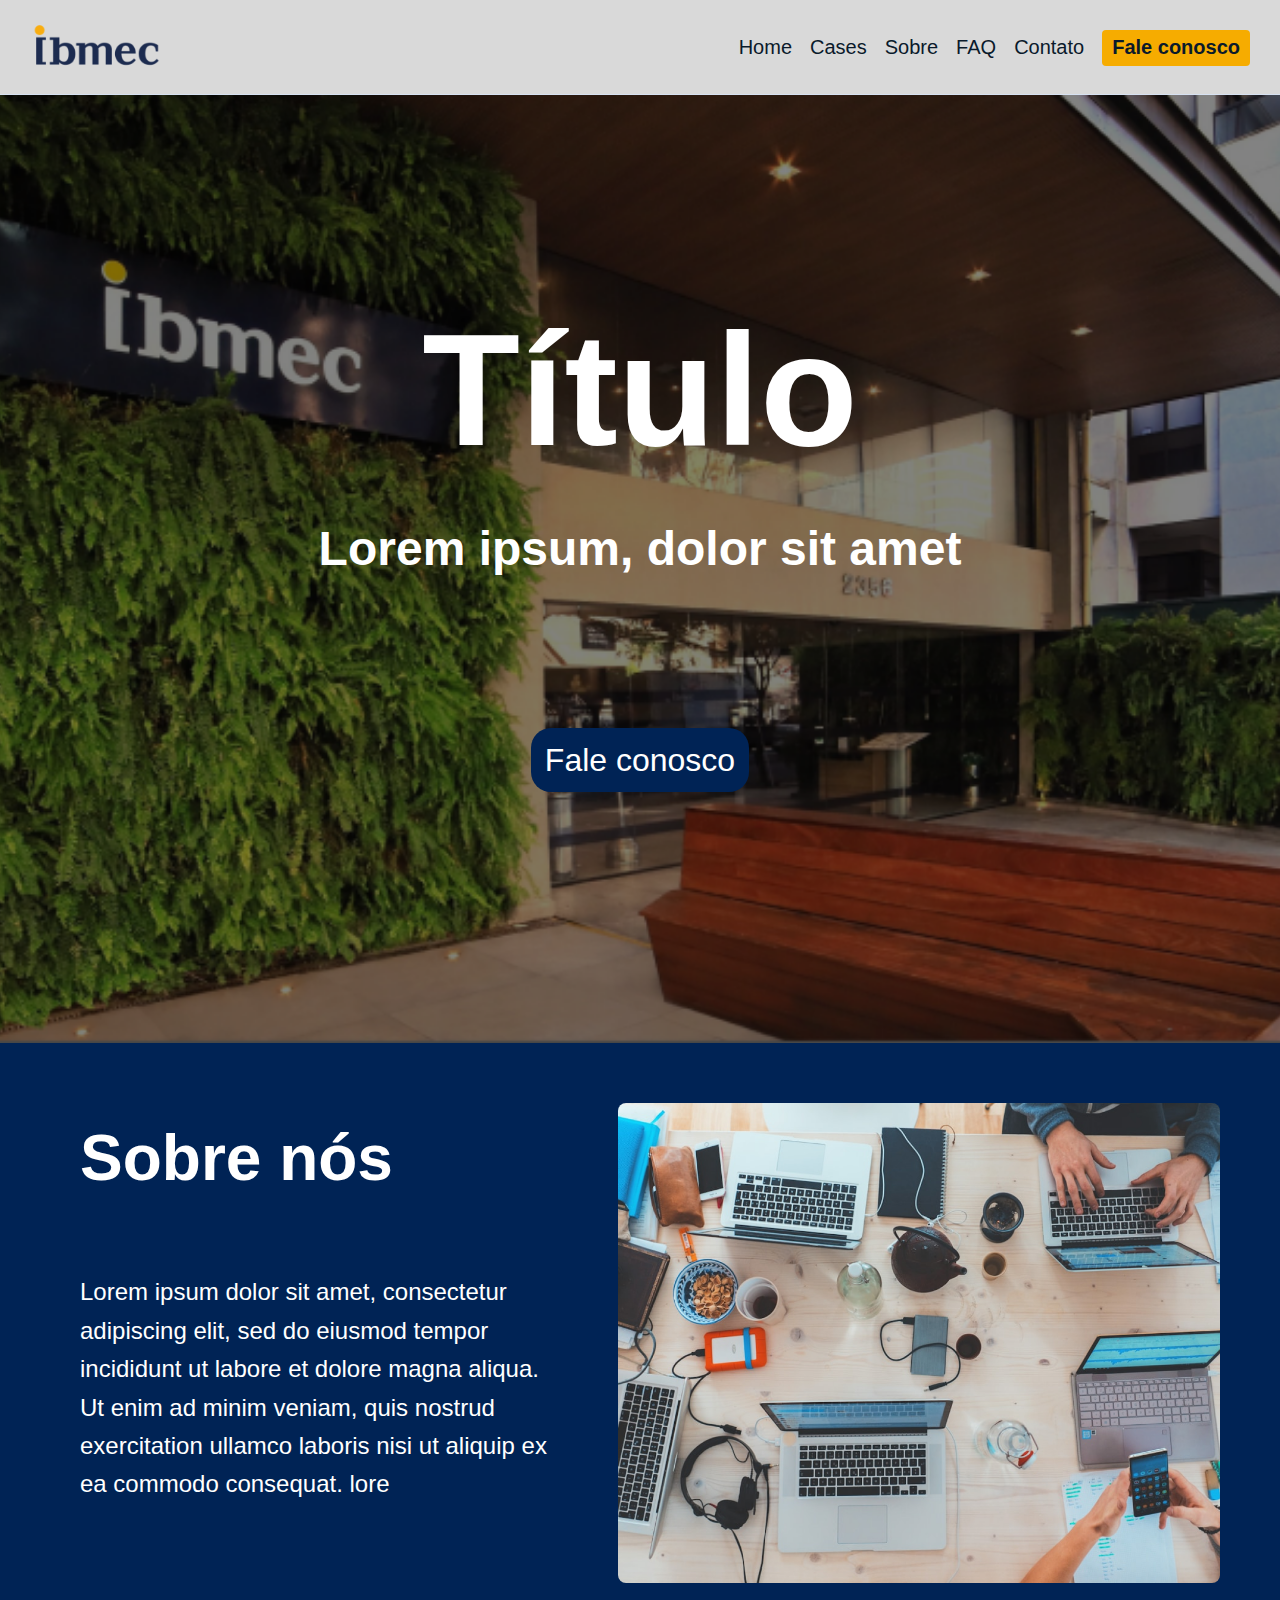
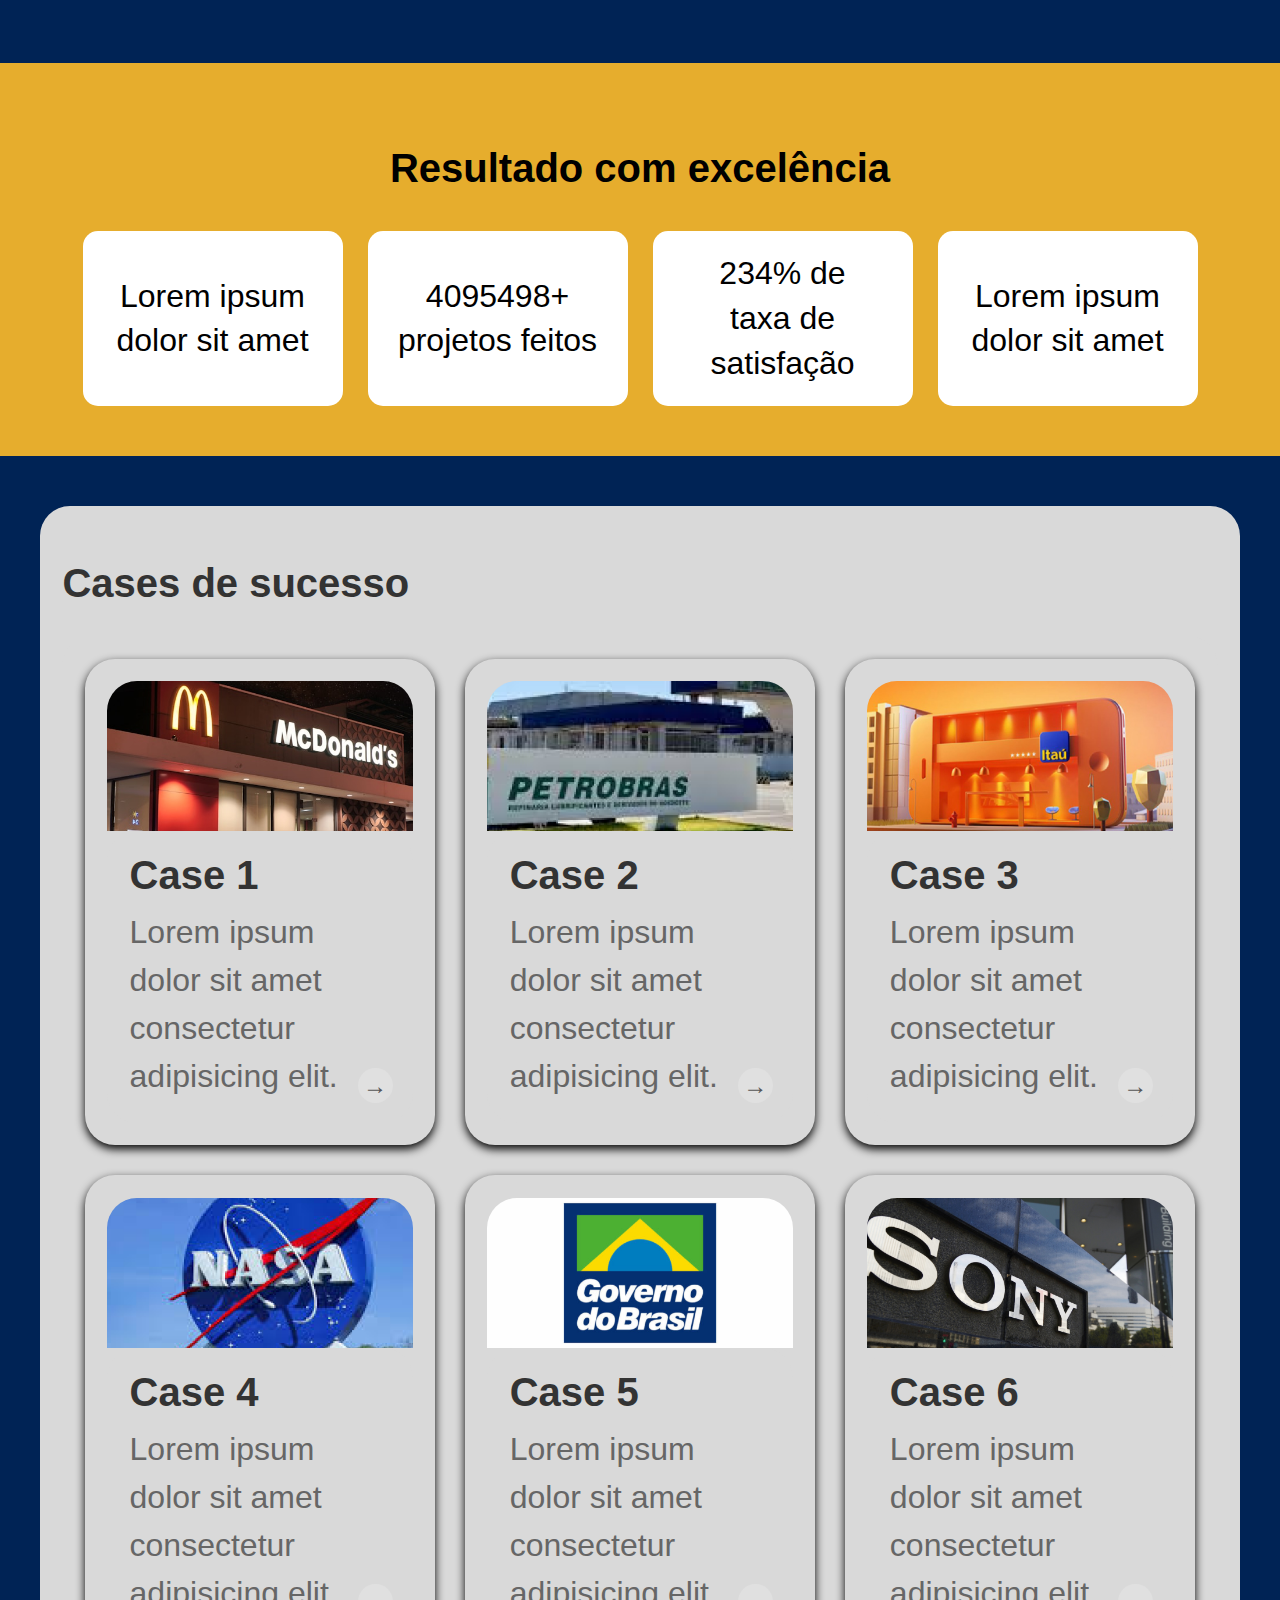
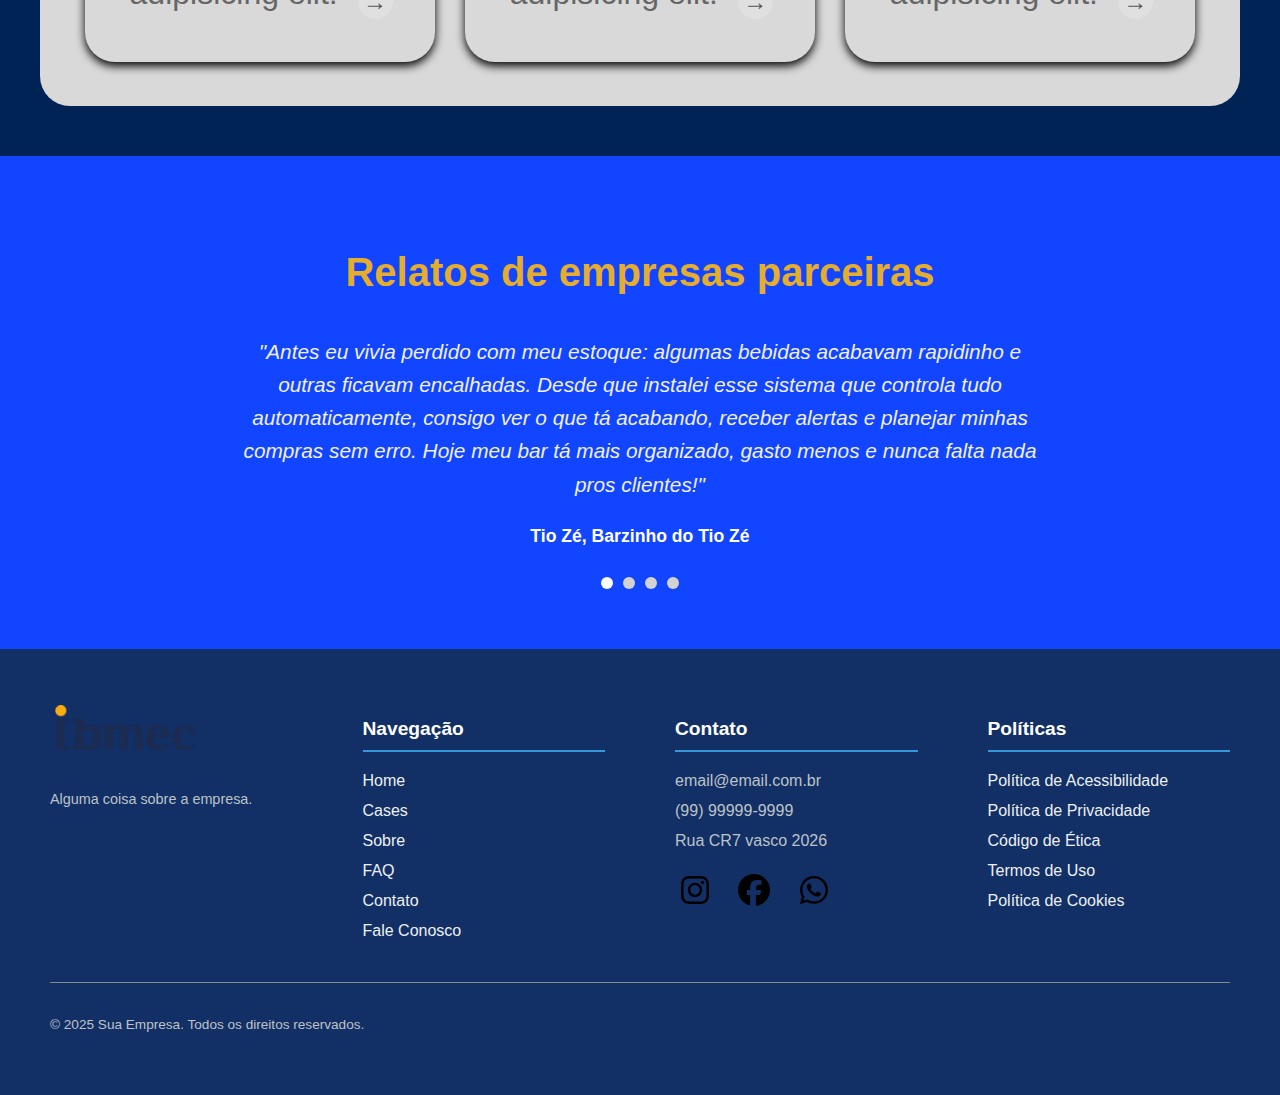
<file: docs/index.html>
<!DOCTYPE html>
<html lang="pt-br">

<head>
    <meta charset="UTF-8">
    <meta name="viewport" content="width=device-width, initial-scale=1.0">
    <link rel="stylesheet" href="./estilos/style-home.css">
    <link rel="stylesheet" href="./estilos/style.css">
    <title>Home</title>
</head>

<body>

    <header class="topo">
        <div class="logo-topo">
            <a href="index.html"><img src="imagens/logo-ibmec.png" alt="Logo Ibmec"></a>
        </div>
        <nav>
            <ul class="menu">
                <li><a href="index.html">Home</a></li>
                <li><a href="cases.html">Cases</a></li>
                <li><a href="sobre.html">Sobre</a></li>
                <li><a href="faq.html">FAQ</a></li>
                <li><a href="contato.html">Contato</a></li>
                <li><a href="form.html" class="botao-topo">Fale conosco</a></li>
            </ul>
        </nav>
    </header>

    <main>
        <section class="hero"> <!-- Hero section -->

            <h1>Título</h1>
            <h2>Lorem ipsum, dolor sit amet</h2>

            <a href="form.html">Fale conosco</a>
        </section>

        <section class="sobre"> <!-- sobre nós -->
            <div>
                <div>
                    <h2>Sobre nós</h2>
                    <p>Lorem ipsum dolor sit amet, consectetur adipiscing elit, sed do eiusmod tempor incididunt ut
                        labore et dolore magna aliqua. Ut enim ad minim veniam, quis nostrud exercitation ullamco
                        laboris nisi ut aliquip ex ea commodo consequat. lore</p>
                </div>
                <img src="imagens/index_sobre_nos.png" alt="Mesa de tabalho com laptops e gadgets">
            </div>
        </section>

        <section class="dados"> <!-- dados -->
            <h2>Resultado com excelência</h2>
            <div class="dados-container">
                <div class="dado-card">
                    <p>Lorem ipsum dolor sit amet</p>
                </div>
                <div class="dado-card">
                    <p>4095498+<br>projetos feitos</p>
                </div>
                <div class="dado-card">
                    <p>234% de<br>taxa de satisfação</p>
                </div>
                <div class="dado-card">
                    <p>Lorem ipsum dolor sit amet</p>
                </div>
            </div>
        </section>

        <section class="cases-sucesso"> <!-- mini cases -->
            <div>
                <h2>Cases de sucesso</h2>
                <div class="cases-grid">
                    <!-- Card 1 -->
                    <div class="case-card">
                        <img src="imagens/index_cases/index_cases_mac.png" alt="Fachada McDonald's">
                        <div class="case-content">
                            <h3>Case 1</h3>
                            <p>Lorem ipsum dolor sit amet consectetur adipisicing elit.</p>
                            <a href="case_aberto.html" class="case-link">→</a>
                        </div>
                    </div>
                    <!-- Card 2 -->
                    <div class="case-card">
                        <img src="imagens/index_cases/index_cases_petrobras.png" alt="Posto Petrobras">
                        <div class="case-content">
                            <h3>Case 2</h3>
                            <p>Lorem ipsum dolor sit amet consectetur adipisicing elit.</p>
                            <a href="case_aberto.html" class="case-link">→</a>
                        </div>
                    </div>
                    <!-- Card 3 -->
                    <div class="case-card">
                        <img src="imagens/index_cases/index_cases_itau.png" alt="Fachada Lojas Renner">
                        <div class="case-content">
                            <h3>Case 3</h3>
                            <p>Lorem ipsum dolor sit amet consectetur adipisicing elit.</p>
                            <a href="case_aberto.html" class="case-link">→</a>
                        </div>
                    </div>
                    <!-- Card 4 -->
                    <div class="case-card">
                        <img src="imagens/index_cases/index_cases_nasa.png" alt="Logo da NASA">
                        <div class="case-content">
                            <h3>Case 4</h3>
                            <p>Lorem ipsum dolor sit amet consectetur adipisicing elit.</p>
                            <a href="case_aberto.html" class="case-link">→</a>
                        </div>
                    </div>
                    <!-- Card 5 -->
                    <div class="case-card">
                        <img src="imagens/index_cases/index_cases_governo.png" alt="Logo Governo do Brasil">
                        <div class="case-content">
                            <h3>Case 5</h3>
                            <p>Lorem ipsum dolor sit amet consectetur adipisicing elit.</p>
                            <a href="case_aberto.html" class="case-link">→</a>
                        </div>
                    </div>
                    <!-- Card 6 -->
                    <div class="case-card">
                        <img src="imagens/index_cases/index_cases_sony.png" alt="Logo da Sony">
                        <div class="case-content">
                            <h3>Case 6</h3>
                            <p>Lorem ipsum dolor sit amet consectetur adipisicing elit.</p>
                            <a href="case_aberto.html" class="case-link">→</a>
                        </div>
                    </div>
                </div>
            </div>
        </section>

        <section class="relatos"> <!-- relatos -->
            <h2>Relatos de empresas parceiras</h2>
            <article class="relato-card">
                <p class="quote">"Antes eu vivia perdido com meu estoque: algumas bebidas acabavam rapidinho e outras
                    ficavam encalhadas. Desde que instalei esse sistema que controla tudo automaticamente, consigo ver o
                    que tá acabando, receber alertas e planejar minhas compras sem erro. Hoje meu bar tá mais
                    organizado, gasto menos e nunca falta nada pros clientes!"</p>
                <p class="author">Tio Zé, Barzinho do Tio Zé</p>
                <div class="pagination-dots">
                    <span class="dot active"></span>
                    <span class="dot"></span>
                    <span class="dot"></span>
                    <span class="dot"></span>
                </div>
            </article>
        </section>
    </main>
    <footer>
        <div class="footer-container">
            <div class="footer-column logo-column">
                <img src="imagens/logo-ibmec.png" alt="logo da Ibmec" class="footer-logo">
                <p>Alguma coisa sobre a empresa.</p>
            </div>

            <div class="footer-column">
                <h3>Navegação</h3>
                <ul>
                    <li><a href="index.html">Home</a></li>
                    <li><a href="cases.html">Cases</a></li>
                    <li><a href="sobre.html">Sobre</a></li>
                    <li><a href="faq.html">FAQ</a></li>
                    <li><a href="contato.html">Contato</a></li>
                    <li><a href="form.html">Fale Conosco</a></li>
                </ul>
            </div>

            <div class="footer-column">
                <h3>Contato</h3>
                <ul>
                    <li>email@email.com.br</li>
                    <li>(99) 99999-9999</li>
                    <li>Rua CR7 vasco 2026</li>
                </ul>
                <div class="social-icons">
                    <a href="#"><img src="imagens/footer_icones/instagram-brands-solid-full.svg"
                            alt="ícone Instagram"></a>
                    <a href="#"><img src="imagens/footer_icones/facebook-brands-solid-full.svg"
                            alt="ícone Facebook"></a>
                    <a href="#"><img src="imagens/footer_icones/whatsapp-brands-solid-full.svg"
                            alt="ícone Whatsapp"></a>
                </div>
            </div>

            <div class="footer-column">
                <h3>Políticas</h3>
                <ul>
                    <li><a href="#">Política de Acessibilidade</a></li>
                    <li><a href="#">Política de Privacidade</a></li>
                    <li><a href="#">Código de Ética</a></li>
                    <li><a href="#">Termos de Uso</a></li>
                    <li><a href="#">Política de Cookies</a></li>
                </ul>
            </div>
        </div>

        <div class="footer-bottom">
            <p>&copy; 2025 Sua Empresa. Todos os direitos reservados.</p>
        </div>
    </footer>
</body>

</html>
</file>
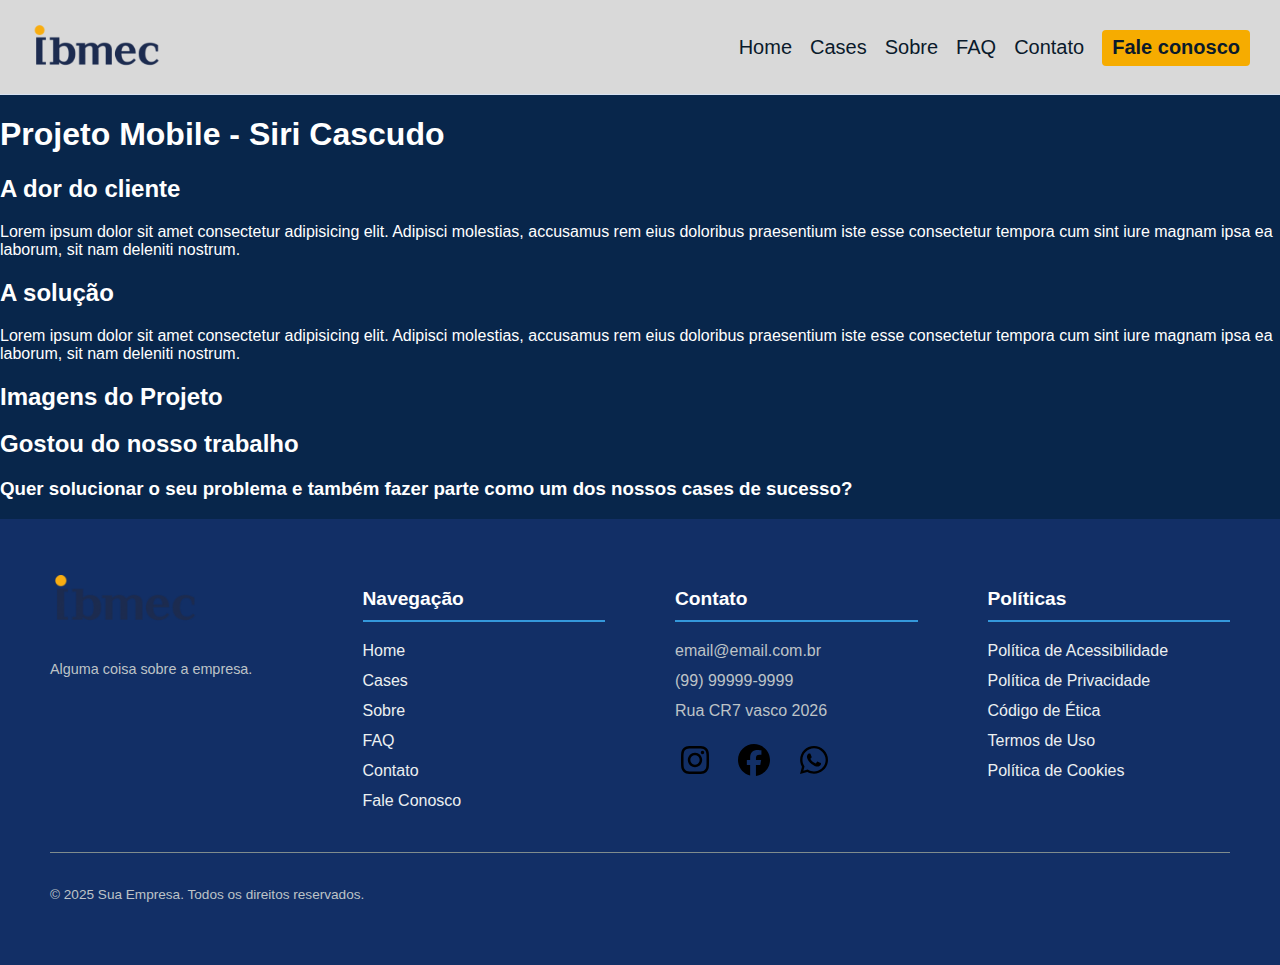
<file: docs/case_aberto.html>
<!DOCTYPE html>
<html lang="pt-br">
<head>
    <meta charset="UTF-8">
    <meta name="viewport" content="width=device-width, initial-scale=1.0">
    <link rel="stylesheet" href="./estilos/style-cases.css">
    <link rel="stylesheet" href="./estilos/style.css">
    <title>Cases</title>
</head>

<body>

    <header class="topo">
    <div class="logo-topo">
      <a href="index.html"><img src="imagens/logo-ibmec.png" alt="Logo Ibmec"></a>
    </div>
    <nav>
      <ul class="menu">
        <li><a href="index.html">Home</a></li>
        <li><a href="cases.html">Cases</a></li>
        <li><a href="sobre.html">Sobre</a></li>
        <li><a href="faq.html">FAQ</a></li>
        <li><a href="contato.html">Contato</a></li>
        <li><a href="form.html" class="botao-topo">Fale conosco</a></li>
      </ul>
    </nav>
  </header>
  
    <main>
        <div>
        <h1>Projeto Mobile 
            - 
            Siri Cascudo
        </h1>
        </div>

        <div>
            <h2>A dor do cliente</h2>
            <p>Lorem ipsum dolor sit amet consectetur adipisicing elit. Adipisci molestias, accusamus rem eius doloribus praesentium iste esse consectetur tempora cum sint iure magnam ipsa ea laborum, sit nam deleniti nostrum.</p>
            
            <h2>A solução</h2>
            <p>Lorem ipsum dolor sit amet consectetur adipisicing elit. Adipisci molestias, accusamus rem eius doloribus praesentium iste esse consectetur tempora cum sint iure magnam ipsa ea laborum, sit nam deleniti nostrum.</p>
        
            <h2>Imagens do Projeto</h2>
        </div>

        <div>
            <h2>Gostou do nosso trabalho</h2>
            <h3>Quer solucionar o seu problema e também fazer parte como um dos nossos cases de sucesso?</h3>
        </div>


    </main>
    <footer>
        <div class="footer-container">
            <div class="footer-column logo-column">
                <img src="imagens/logo-ibmec.png" alt="logo da Ibmec" class="footer-logo">
                <p>Alguma coisa sobre a empresa.</p>
            </div>

            <div class="footer-column">
                <h3>Navegação</h3>
                <ul>
                    <li><a href="index.html">Home</a></li>
                    <li><a href="cases.html">Cases</a></li>
                    <li><a href="sobre.html">Sobre</a></li>
                    <li><a href="faq.html">FAQ</a></li>
                    <li><a href="contato.html">Contato</a></li>
                    <li><a href="form.html">Fale Conosco</a></li>
                </ul>
            </div>

            <div class="footer-column">
                <h3>Contato</h3>
                <ul>
                    <li>email@email.com.br</li>
                    <li>(99) 99999-9999</li>
                    <li>Rua CR7 vasco 2026</li>
                </ul>
                <div class="social-icons">
                    <a href="#"><img src="imagens/footer_icones/instagram-brands-solid-full.svg" alt="ícone Instagram"></a>
                    <a href="#"><img src="imagens/footer_icones/facebook-brands-solid-full.svg" alt="ícone Facebook"></a>
                    <a href="#"><img src="imagens/footer_icones/whatsapp-brands-solid-full.svg" alt="ícone Whatsapp"></a>
                </div>
            </div>

            <div class="footer-column">
                <h3>Políticas</h3>
                <ul>
                    <li><a href="#">Política de Acessibilidade</a></li>
                    <li><a href="#">Política de Privacidade</a></li>
                    <li><a href="#">Código de Ética</a></li>
                    <li><a href="#">Termos de Uso</a></li>
                    <li><a href="#">Política de Cookies</a></li>
                </ul>
            </div>
        </div>

        <div class="footer-bottom">
            <p>&copy; 2025 Sua Empresa. Todos os direitos reservados.</p>
        </div>
    </footer>
    
</body>
</html>
</file>
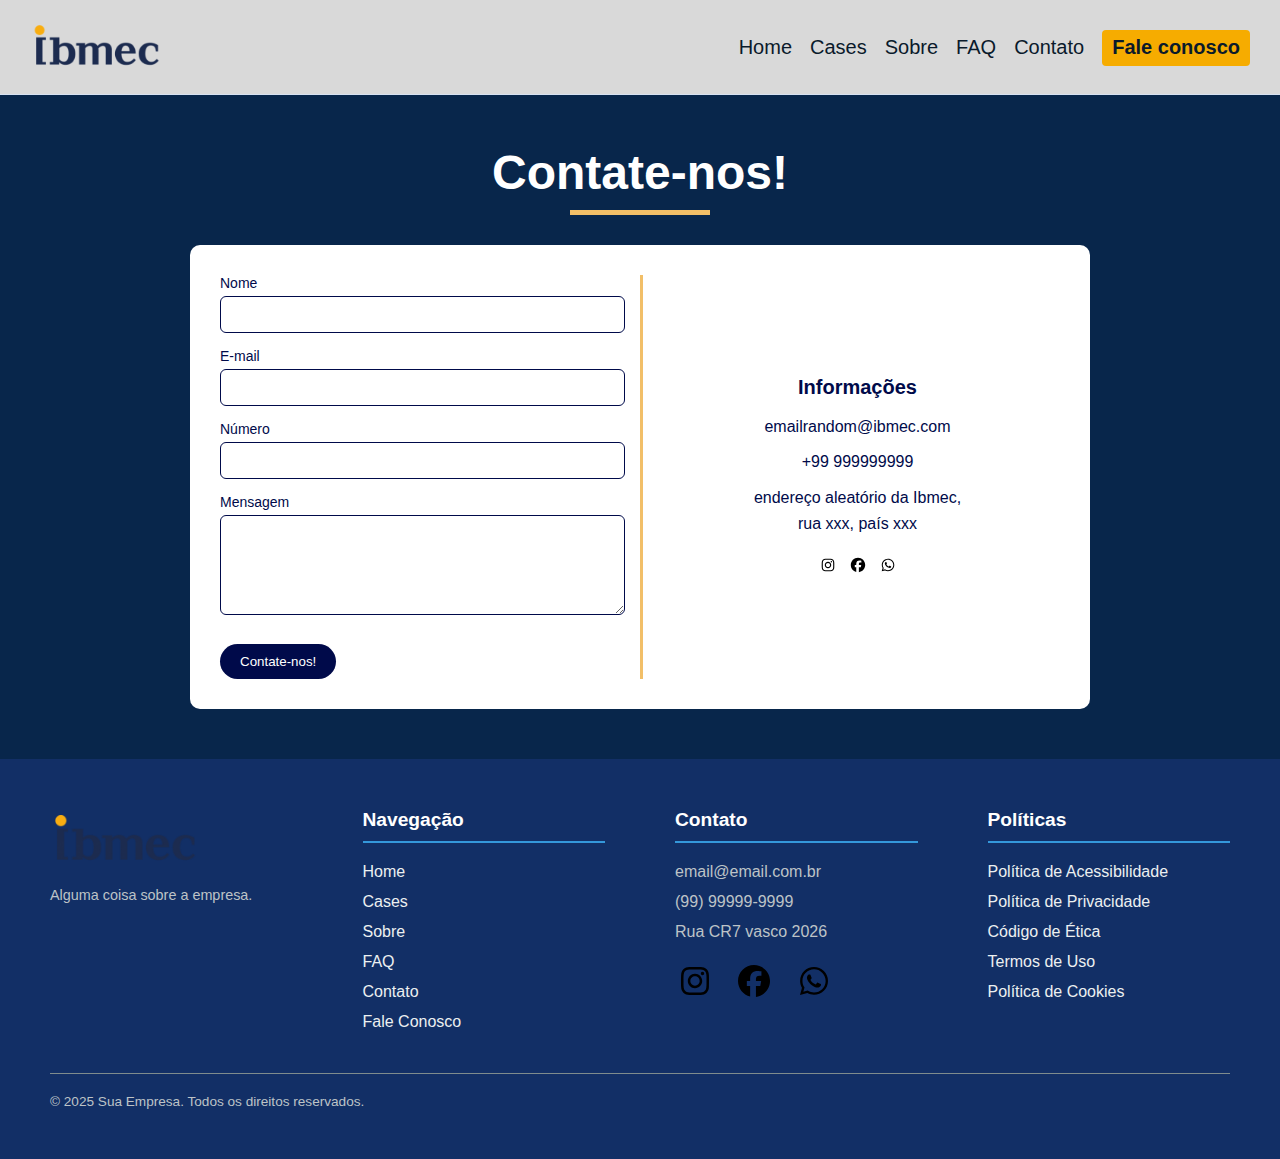
<file: docs/contato.html>
<!DOCTYPE html>
<html lang="pt-br">
<head>
  <meta charset="UTF-8">
  <meta name="viewport" content="width=device-width, initial-scale=1.0">
  <title>Contato - Ibmec</title>
  <link rel="stylesheet" href="estilos/style-contato.css">
  <link rel="stylesheet" href="estilos/style.css">
</head>

<body>

  <!-- ===== Cabeçalho ===== -->
  <header class="topo">
    <div class="logo-topo">
      <a href="index.html"><img src="imagens/logo-ibmec.png" alt="Logo Ibmec"></a>
    </div>
    <nav>
      <ul class="menu">
        <li><a href="index.html">Home</a></li>
        <li><a href="cases.html">Cases</a></li>
        <li><a href="sobre.html">Sobre</a></li>
        <li><a href="faq.html">FAQ</a></li>
        <li><a href="contato.html">Contato</a></li>
        <li><a href="form.html" class="botao-topo">Fale conosco</a></li>
      </ul>
    </nav>
  </header>

  <!-- ===== Seção Principal ===== -->
  <main>
    <section class="secao-contato">
      <h1 class="titulo-contato">Contate-nos!</h1>
      <hr class="linha">

      <div class="container-contato">
        <!-- Formulário -->
        <div class="formulario">
          <form>
            <div class="campo">
              <label for="nome">Nome</label>
              <input type="text" id="nome" name="nome">
            </div>
            <div class="campo">
              <label for="email">E-mail</label>
              <input type="email" id="email" name="email">
            </div>
            <div class="campo">
              <label for="numero">Número</label>
              <input type="tel" id="numero" name="numero">
            </div>
            <div class="campo">
              <label for="mensagem">Mensagem</label>
              <textarea id="mensagem" name="mensagem"></textarea>
            </div>
            <button type="submit" class="botao-enviar">Contate-nos!</button>
          </form>
        </div>

        <!-- Informações -->
        <div class="informacoes">
          <h2>Informações</h2>
          <p>emailrandom@ibmec.com</p>
          <p>+99 999999999</p>
          <p>endereço aleatório da Ibmec,<br> rua xxx, país xxx</p>

          <div class="redes">
            <a href="#"><img src="imagens/footer_icones/instagram-brands-solid-full.svg" alt="Instagram"></a>
            <a href="#"><img src="imagens/footer_icones/facebook-brands-solid-full.svg" alt="Facebook"></a>
            <a href="#"><img src="imagens/footer_icones/whatsapp-brands-solid-full.svg" alt="WhatsApp"></a>
          </div>
        </div>
      </div>
    </section>
  </main>

  <footer>
        <div class="footer-container">
            <div class="footer-column logo-column">
                <img src="imagens/logo-ibmec.png" alt="logo da Ibmec" class="footer-logo">
                <p>Alguma coisa sobre a empresa.</p>
            </div>

            <div class="footer-column">
                <h3>Navegação</h3>
                <ul>
                    <li><a href="index.html">Home</a></li>
                    <li><a href="cases.html">Cases</a></li>
                    <li><a href="sobre.html">Sobre</a></li>
                    <li><a href="faq.html">FAQ</a></li>
                    <li><a href="contato.html">Contato</a></li>
                    <li><a href="form.html">Fale Conosco</a></li>
                </ul>
            </div>

            <div class="footer-column">
                <h3>Contato</h3>
                <ul>
                    <li>email@email.com.br</li>
                    <li>(99) 99999-9999</li>
                    <li>Rua CR7 vasco 2026</li>
                </ul>
                <div class="social-icons">
                    <a href="#"><img src="imagens/footer_icones/instagram-brands-solid-full.svg"
                            alt="ícone Instagram"></a>
                    <a href="#"><img src="imagens/footer_icones/facebook-brands-solid-full.svg"
                            alt="ícone Facebook"></a>
                    <a href="#"><img src="imagens/footer_icones/whatsapp-brands-solid-full.svg"
                            alt="ícone Whatsapp"></a>
                </div>
            </div>

            <div class="footer-column">
                <h3>Políticas</h3>
                <ul>
                    <li><a href="#">Política de Acessibilidade</a></li>
                    <li><a href="#">Política de Privacidade</a></li>
                    <li><a href="#">Código de Ética</a></li>
                    <li><a href="#">Termos de Uso</a></li>
                    <li><a href="#">Política de Cookies</a></li>
                </ul>
            </div>
        </div>

        <div class="footer-bottom">
            <p>&copy; 2025 Sua Empresa. Todos os direitos reservados.</p>
        </div>
    </footer>
</body>
</html>
</file>
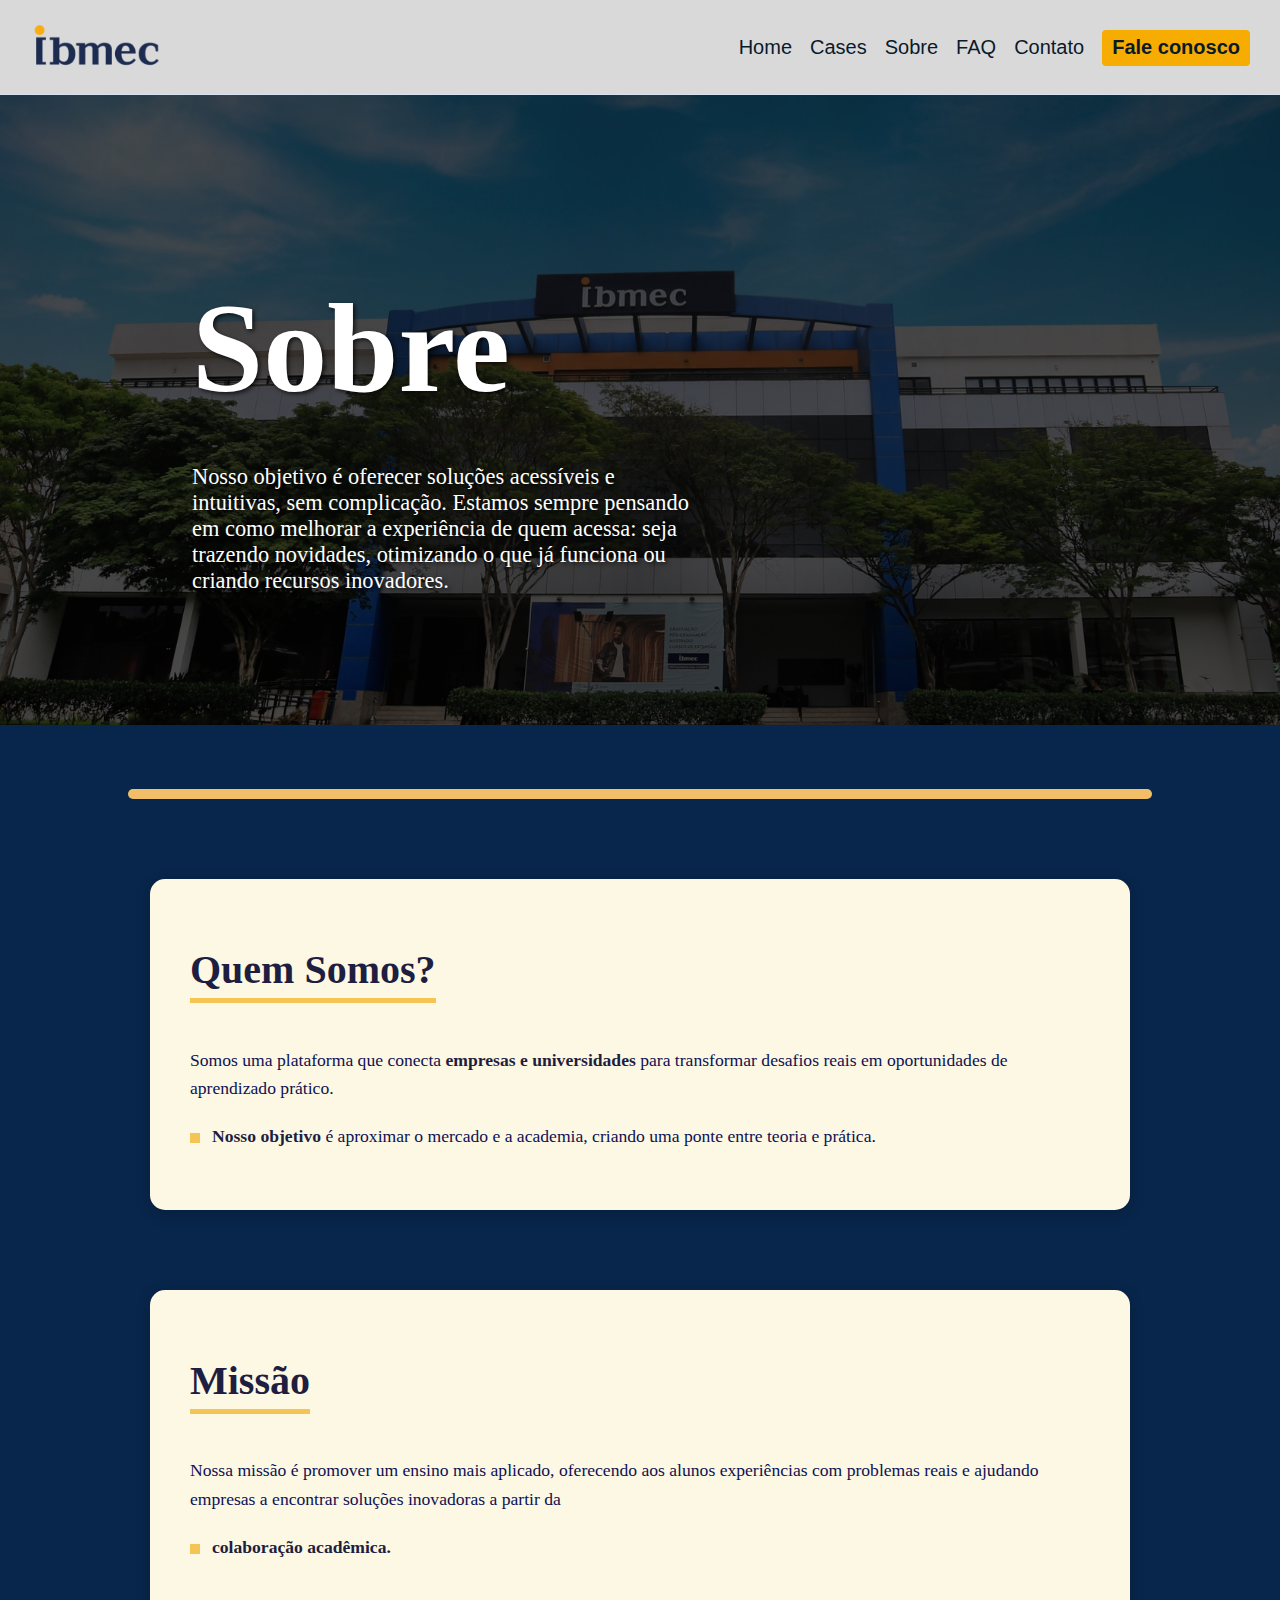
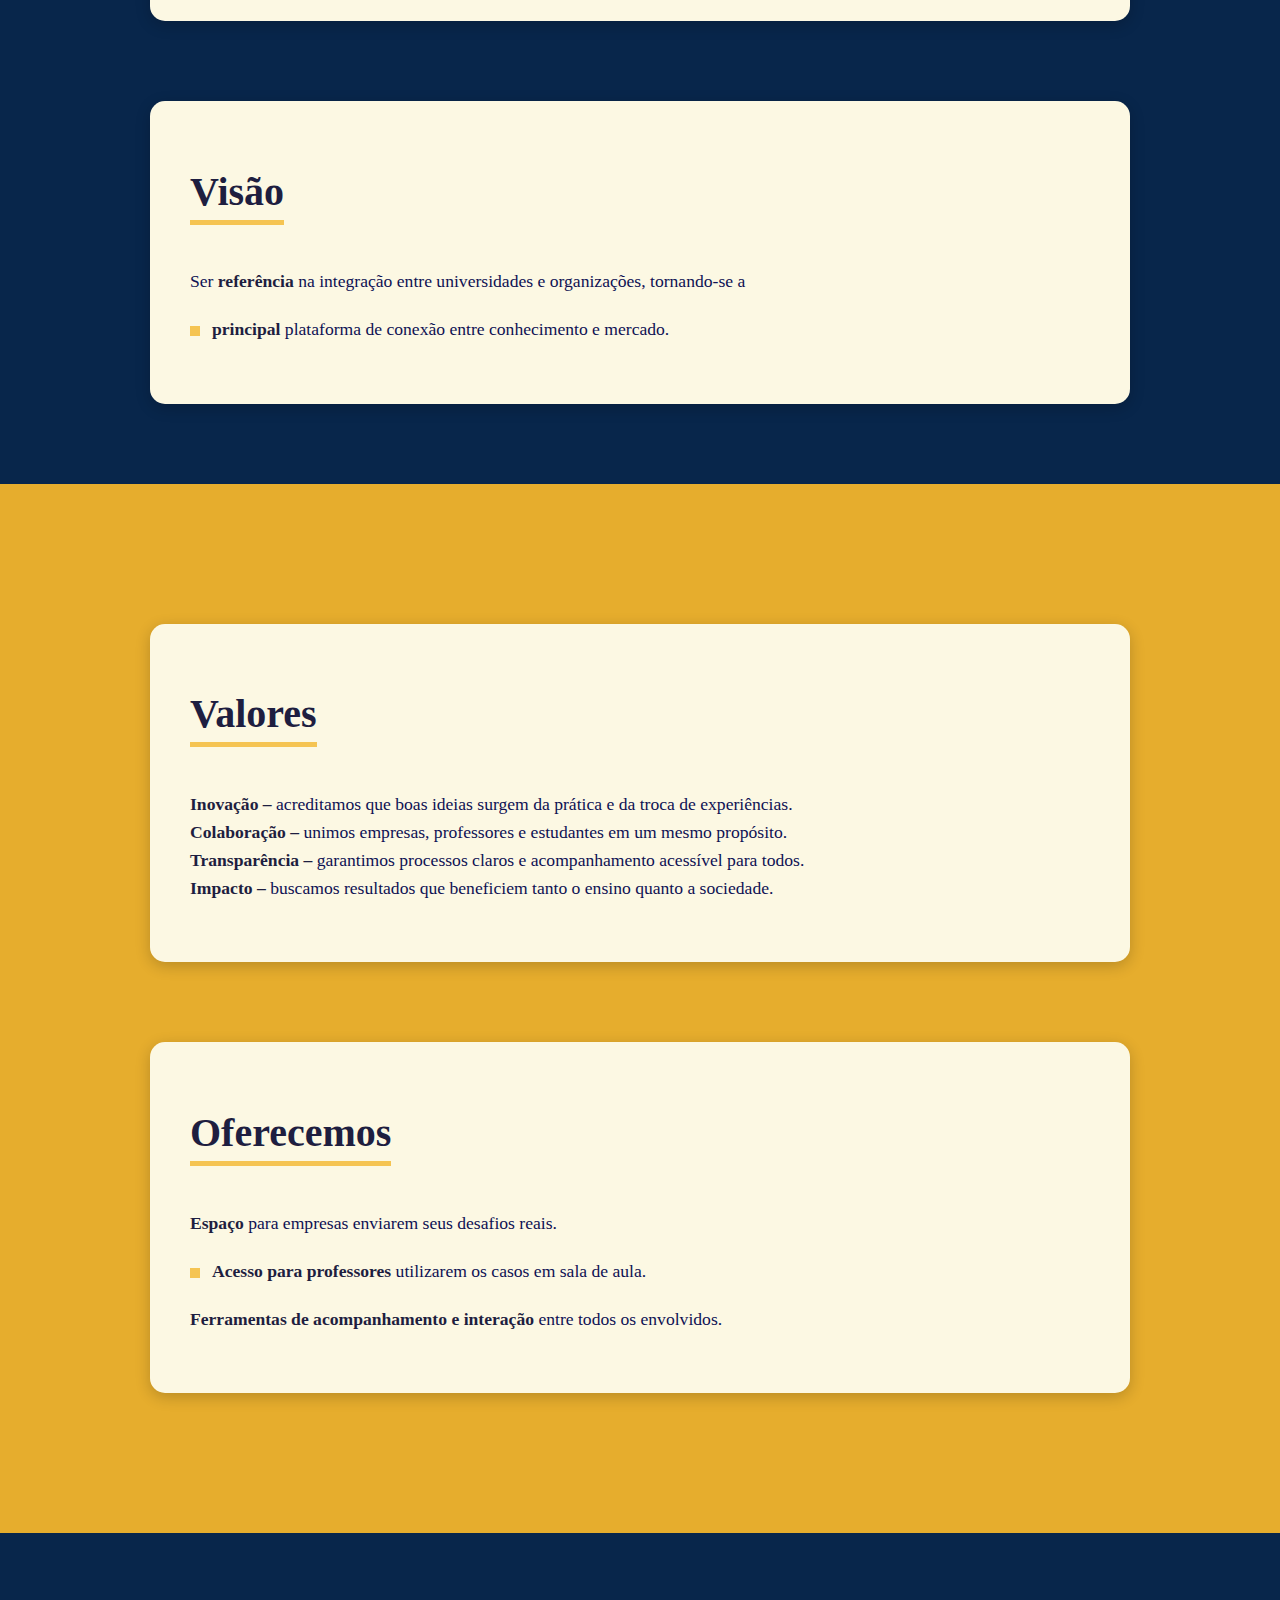
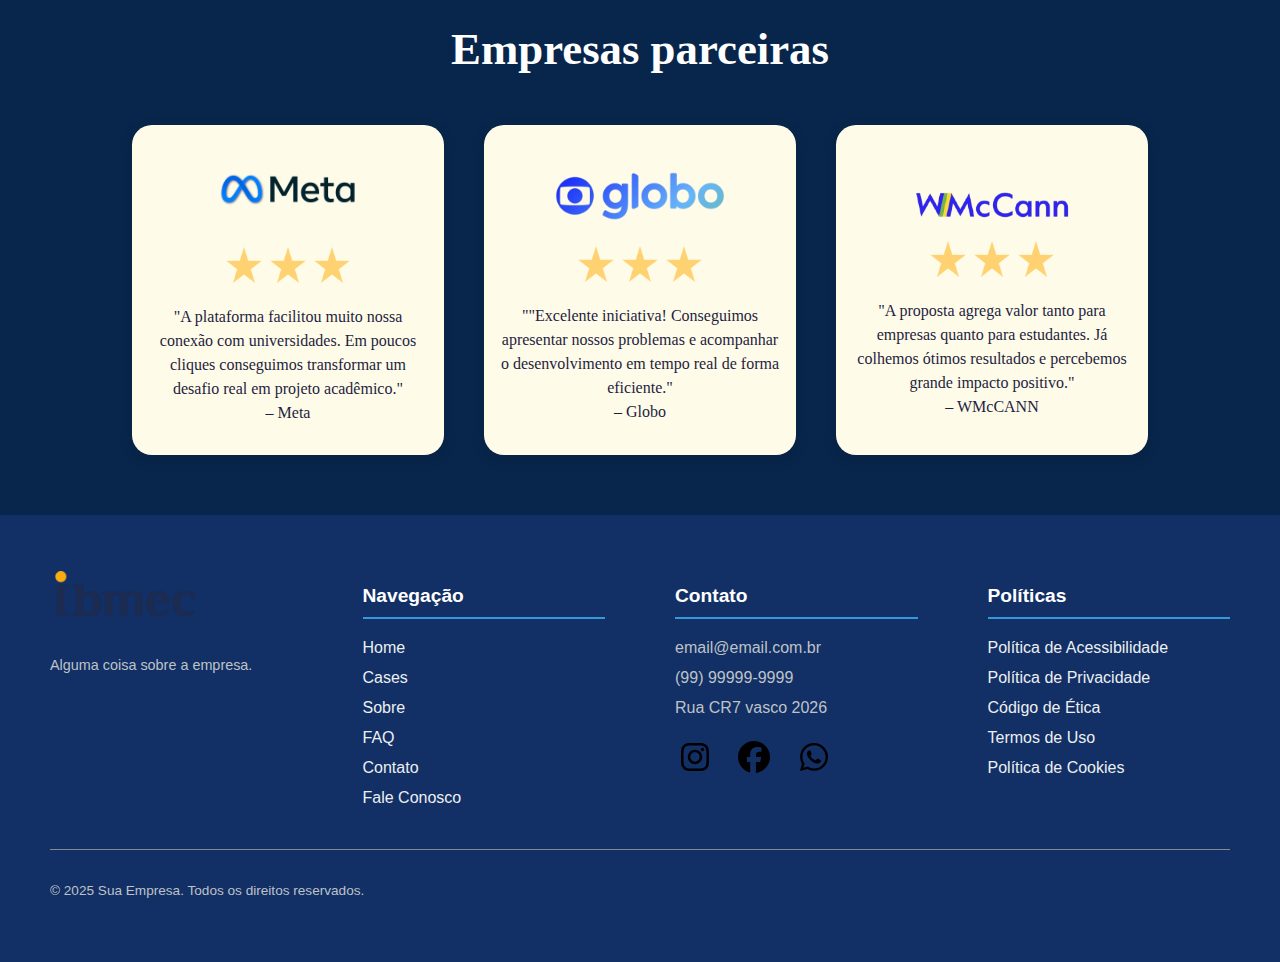
<file: docs/sobre.html>
<!DOCTYPE html>
<html lang="pt-br">
<head>
    <meta charset="UTF-8">
    <meta name="viewport" content="width=device-width, initial-scale=1.0">
    <title>Sobre</title>
    <link rel="stylesheet" href="estilos/style-sobre.css">
    <link rel="stylesheet" href="estilos/style.css">
</head>

<body>
    <header class="topo">
    <div class="logo-topo">
      <a href="index.html"><img src="imagens/logo-ibmec.png" alt="Logo Ibmec"></a>
    </div>
    <nav>
      <ul class="menu">
        <li><a href="index.html">Home</a></li>
        <li><a href="cases.html">Cases</a></li>
        <li><a href="sobre.html">Sobre</a></li>
        <li><a href="faq.html">FAQ</a></li>
        <li><a href="contato.html">Contato</a></li>
        <li><a href="form.html" class="botao-topo">Fale conosco</a></li>
      </ul>
    </nav>
  </header>
    <main>
        
        <section class="main-container">
            <img class="main" src="imagens/ibmecFrente.webp" alt="Imagem da ibmec barra">
            <h1 class="titleSobre">Sobre</h1>
            <p class="pSobre">Nosso objetivo é oferecer soluções acessíveis e intuitivas, sem complicação.
Estamos sempre pensando em como melhorar a experiência de quem acessa: seja trazendo novidades, otimizando o que já funciona ou criando recursos inovadores.</p>
        </section>

        <section>
            
            <div class="barraAmarela" ></div>
            
            <div class="fundo-container">
                <h1 class="titulo-abaixo-imagem">Quem Somos? <span class="linha-amarela"></span></h1>
                <p>Somos uma plataforma que conecta <span class="destaque">empresas e universidades</span> para transformar desafios reais em oportunidades de aprendizado prático.</p>
                <p style="display: flex; align-items: flex-start;">
    <span class="marcador-quadrado"></span>
    <span>
        <span class="destaque">Nosso objetivo</span> é aproximar o mercado e a academia, criando uma ponte entre teoria e prática.
    </span>
</p>

            </div>

            <div class="fundo-container">
                <h1 class="titulo-abaixo-imagem">Missão <span class="linha-amarela"></span></h1>
                <p>Nossa missão é promover um ensino mais aplicado, oferecendo aos alunos experiências com problemas reais e ajudando empresas a encontrar soluções inovadoras a partir da</p>
                <p style="display: flex; align-items: flex-start;">
                    <span class="marcador-quadrado"></span>
                    <span class="destaque">colaboração acadêmica.</span>
                </p>
                
            </div>

            <div class="fundo-container">
                <h1 class="titulo-abaixo-imagem">Visão <span class="linha-amarela"></span></h1>
                <p>Ser <span class="destaque">referência</span> na integração entre universidades e organizações, tornando-se a</p>
                    <p style="display: flex; align-items: flex-start;"><span class="marcador-quadrado"></span><span><span class="destaque">principal</span> plataforma de conexão entre conhecimento e mercado.</span></p>
            </div>

        </section>

        <section class="fundo-amarelo">
            
            <div class="fundo-container">
                <h1 class="titulo-abaixo-imagem">Valores <span class="linha-amarela"></span></h1>
                <p>
                    <span class="destaque">Inovação – </span>acreditamos que boas ideias surgem da prática e da troca de experiências. <br> <span class="destaque">Colaboração –</span> unimos empresas, professores e estudantes em um mesmo propósito.<br> <span class="destaque">Transparência –</span> garantimos processos claros e acompanhamento acessível para todos.<br> <span class="destaque">Impacto – </span>buscamos resultados que beneficiem tanto o ensino quanto a sociedade.
                </p>
            </div>

            <div class="fundo-container">
                <h1 class="titulo-abaixo-imagem">Oferecemos<span class="linha-amarela"></span></h1>
                <p><span class="destaque">Espaço</span> para empresas enviarem seus desafios reais.</p>
                <p style="display: flex; align-items: flex-start;"><span class="marcador-quadrado"></span><span><span class="destaque">Acesso para professores</span> utilizarem os casos em sala de aula.</span></p> 
                <p><span class="destaque">Ferramentas de acompanhamento e interação</span> entre todos os envolvidos.</p>
            </div>
        </section>

        <section class="empresas-parceiras">
    <h1 class="titulo-empresas">Empresas parceiras</h1>
    <div class="empresas-grid">
        <div class="empresa-card">
            <img src="imagens/Meta-Logo.png" alt="Logo Meta" class="empresa-logo">
            <div class="empresa-estrelas">
                <img src="imagens/Star.png" alt="estrela de avaliação">
                <img src="imagens/Star.png" alt="estrela de avaliação">
                <img src="imagens/Star.png" alt="estrela de avaliação">
            </div>
            <p class="empresa-depoimento">
                "A plataforma facilitou muito nossa conexão com universidades. Em poucos cliques conseguimos transformar um desafio real em projeto acadêmico."<br>– Meta
            </p>
        </div>
        <div class="empresa-card">
            <img src="imagens/globo2.png" alt="Logo Globo" class="empresa-logo">
            <div class="empresa-estrelas">
                <img src="imagens/Star.png" alt="estrela de avaliação">
                <img src="imagens/Star.png" alt="estrela de avaliação">
                <img src="imagens/Star.png" alt="estrela de avaliação">
            </div>
            <p class="empresa-depoimento">
                ""Excelente iniciativa! Conseguimos apresentar nossos problemas e acompanhar o desenvolvimento em tempo real de forma eficiente."<br>– Globo
            </p>
        </div>
        <div class="empresa-card">
            <img src="imagens/wmccann2.png" alt="Logo WMcCANN" class="empresa-logo">
            <div class="empresa-estrelas">
                <img src="imagens/Star.png" alt="estrela de avaliação">
                <img src="imagens/Star.png" alt="estrela de avaliação">
                <img src="imagens/Star.png" alt="estrela de avaliação">
            </div>
            <p class="empresa-depoimento">
                "A proposta agrega valor tanto para empresas quanto para estudantes. Já colhemos ótimos resultados e percebemos grande impacto positivo."<br>– WMcCANN
            </p>
        </div>
    </div>
</section>
        
    
    </main>
    <footer>
        <div class="footer-container">
            <div class="footer-column logo-column">
                <img src="imagens/logo-ibmec.png" alt="logo da Ibmec" class="footer-logo">
                <p>Alguma coisa sobre a empresa.</p>
            </div>

            <div class="footer-column">
                <h3>Navegação</h3>
                <ul>
                    <li><a href="index.html">Home</a></li>
                    <li><a href="cases.html">Cases</a></li>
                    <li><a href="sobre.html">Sobre</a></li>
                    <li><a href="faq.html">FAQ</a></li>
                    <li><a href="contato.html">Contato</a></li>
                    <li><a href="form.html">Fale Conosco</a></li>
                </ul>
            </div>

            <div class="footer-column">
                <h3>Contato</h3>
                <ul>
                    <li>email@email.com.br</li>
                    <li>(99) 99999-9999</li>
                    <li>Rua CR7 vasco 2026</li>
                </ul>
                <div class="social-icons">
                    <a href="#"><img src="imagens/footer_icones/instagram-brands-solid-full.svg" alt="ícone Instagram"></a>
                    <a href="#"><img src="imagens/footer_icones/facebook-brands-solid-full.svg" alt="ícone Facebook"></a>
                    <a href="#"><img src="imagens/footer_icones/whatsapp-brands-solid-full.svg" alt="ícone Whatsapp"></a>
                </div>
            </div>

            <div class="footer-column">
                <h3>Políticas</h3>
                <ul>
                    <li><a href="#">Política de Acessibilidade</a></li>
                    <li><a href="#">Política de Privacidade</a></li>
                    <li><a href="#">Código de Ética</a></li>
                    <li><a href="#">Termos de Uso</a></li>
                    <li><a href="#">Política de Cookies</a></li>
                </ul>
            </div>
        </div>

        <div class="footer-bottom">
            <p>&copy; 2025 Sua Empresa. Todos os direitos reservados.</p>
        </div>
    </footer>
</body>
</html>
</file>
<file: docs/estilos/style-home.css>
.hero {
    background-image: url('../imagens/IBMEC_SAO_PAULO_HERO.png');
    background-size: cover;
    background-position: center;
    background-repeat: no-repeat;

    min-height: 100vh;

    display: flex;
    flex-direction: column;
    justify-content: center;
    align-items: center;

    padding-bottom: 3rem;
    margin-bottom: 0;
}

.hero h1 {
    color: white;
    font-size: 10em;
    margin: 0;
    padding: 0;
}

.hero h2 {
    color: white;
    font-size: 3em;
}

.hero a {
    background-color: #002355;
    color: #fff;
    padding: 0.85rem;
    border-radius: 20px;
    font-size: 2em;
    text-decoration: none;
    margin-top: 7rem;
}

.sobre {
    background-color: #002355;
    color: #fff;
    padding: 60px;
    display: flex;
    justify-content: center;
    align-items: center;
    min-height: 50vh;
}

.sobre>div {
    display: flex;
    flex-direction: row;
    align-items: flex-start;
    justify-content: center;
    gap: 50px;
    width: 100%;
    padding-bottom: 20px;
}


.sobre h2 {
    font-size: 4rem;
    margin: 20px;
    padding-bottom: 60px;
    line-height: 1.1;
}

.sobre p {
    font-size: 1.5rem;
    line-height: 1.6;
    margin: 0 0 0 20px;
    color: #fff;
}

.sobre img {
    width: 100%;
    height: 30rem;
    border-radius: 8px;
}

.dados {
    background-color: #E6AD2D;
    padding: 50px 20px;
    text-align: center;
}

.dados h2 {
    color: #000;
    font-size: 2.5rem;
    margin-bottom: 40px;
}

.dados-container {
    display: flex;
    justify-content: center;
    gap: 25px;
}

.dado-card {
    background-color: #ffffff;
    color: #000000;
    border-radius: 15px;
    padding: 20px;
    min-width: 200px;
    min-height: 120px;
    flex: 1;
    max-width: 220px;


    display: flex;
    justify-content: center;
    align-items: center;
    text-align: center;
}

.dado-card p {
    font-size: 2rem;
    line-height: 1.4;
    margin: 0;
    color: #000;
}

.cases-sucesso {
    background-color: #002355;
    padding: 50px 40px;
    /* Precisei por um codigo inline para deixar aquele fundo cinza na frente do fundo azul */
}

.cases-sucesso div {
    padding: 1.4rem;
    border-radius: 30px;
    background-color: #D9D9D9;
}

.cases-sucesso h2 {
    font-size: 2.5rem;
    color: #333;
    margin-bottom: 30px;
    background-color: transparent;
}

.cases-grid {
    display: grid;
    grid-template-columns: repeat(3, 1fr);
    gap: 30px;
    background-color: transparent;
}

.case-card {
    background-color: #757575;
    border-radius: 12px;
    overflow: hidden;
    box-shadow: 0 4px 10px black;
    display: flex;
    flex-direction: column;
}

.case-card img {
    width: 100%;
    height: 150px;
    object-fit: cover;
    border-top-left-radius: 30px;
    border-top-right-radius: 30px;
}

.case-content {
    padding: 20px;
    position: relative;
    flex-grow: 1;
    display: flex;
    flex-direction: column;
}

.case-content h3 {
    margin: 0 0 10px 0;
    font-size: 2.5rem;
    color: #333;
}

.case-content p {
    margin: 0;
    font-size: 2rem;
    color: #666;
    line-height: 1.5;
    flex-grow: 1;
}

.case-link {
    background-color: #e0e0e0;
    color: #555;
    width: 35px;
    height: 35px;
    border-radius: 50%;
    text-decoration: none;
    font-size: 1.5rem;
    line-height: 35px;
    text-align: center;

    
    position: absolute;
    bottom: 20px;
    right: 20px;
}

.relatos {
    background-color: #1145FF;
    padding: 60px 20px;
    text-align: center;
    color: #fff;
}

.relatos h2 {
    color: #E6AD2D;
    font-size: 2.5rem;
    margin-bottom: 40px;
}

.relato-card {
    max-width: 800px;
    margin: 0 auto;
}

.relato-card .quote {
    font-size: 1.3rem;
    font-style: italic;
    line-height: 1.6;
    margin: 0 0 25px 0;
    color: #f0f0f0;
}

.relato-card .author {
    font-size: 1.1rem;
    font-weight: bold;
    margin: 0 0 30px 0;
}

.pagination-dots {
    display: flex;
    justify-content: center;
    gap: 10px;
}

.pagination-dots .dot {
    width: 12px;
    height: 12px;
    border-radius: 50%;
    background-color: lightgray
}

.pagination-dots .dot.active {
    background-color: #fff;

}

@media (max-width: 992px) {
    .hero h1 {
        font-size: 7em;
        text-align: center;
    }

    .hero h2 {
        font-size: 2.2em;
        text-align: center;
    }

    .sobre>div {
        flex-direction: column;
        align-items: center;
        text-align: center;
    }

    .sobre p {
        margin: 0;
    }

  
    .cases-grid {
        grid-template-columns: repeat(2, 1fr); /* 2 colunas em vez de 3 */
    }
}
</file>
<file: docs/estilos/style.css>
body {
    font-family: Arial, sans-serif;
    background: #08264b;
    color: #fff;
    margin: 0%;
}

/* HEADER*/

.topo {
    background: #D9D9D9;
    color: #0a1a2b;
    border-bottom: 1px solid #d7e2f2;
    padding: 20px 30px;
    display: flex;
    justify-content: space-between;
    align-items: center;
}

.logo-topo img {
    height: 50px;
}

.menu {
    list-style: none;
    display: flex;
    gap: 18px;
    margin: 0;
    padding: 0;
}

.menu li {
    list-style: none;
}

/* ESTILOS DOS LINKS COM ANIMAÇÃO */
.menu a {
    position: relative;
    color: #0a1a2b;
    font-size: 20px;
    text-decoration: none;
    padding-bottom: 8px;
}

.menu a::after {
    content: '';
    position: absolute;
    width: 100%;
    height: 2px;
    background-color: #f6ac00;
    left: 0;
    bottom: 0;
    transform: scaleX(0);
    transform-origin: center;
    transition: transform 0.3s ease-out;
}

.menu a:hover::after {
    transform: scaleX(1);
}

/* ESTILOS DO BOTÃO COM ANIMAÇÃO */
.botao-topo {
    background: #f6ac00;
    color: #0a1a2b;
    padding: 6px 10px;
    border-radius: 4px;
    font-weight: bold;
    transition: transform 0.2s ease, box-shadow 0.2s ease;
}

/* Remove a animação de sublinhado do botão */
.botao-topo::after {
    content: none;
}

.botao-topo:hover {
    transform: translateY(-2px);
    box-shadow: 0 4px 8px rgba(0, 0, 0, 0.15);
}


/* FOOTER */

footer {
    background-color: #122f66;
    color: #ecf0f1;
    padding: 50px;
    font-family: 'Arial', sans-serif;
}


.footer-container {
    display: flex;
    justify-content: space-between;
    flex-wrap: wrap;
    gap: 70px;
    margin-bottom: 30px;
}

/* Estilo para cada coluna do footer */
.footer-column {
    flex: 1;
    min-width: 220px;
}

/* Coluna do logo */
.logo-column .footer-logo {
    max-width: 150px;
    margin-bottom: 15px;
}

.logo-column p {
    font-size: 0.9rem;
    line-height: 1.5;
    color: #bdc3c7;
}

/* Títulos das colunas (Navegação, Contato, etc.) */
.footer-column h3 {
    font-size: 1.2rem;
    margin-bottom: 20px;
    color: #ffffff;
    border-bottom: 2px solid #3498db;
    /* Linha sutil abaixo do título */
    padding-bottom: 10px;
    font-weight: 600;
}

/* Listas de links */
.footer-column ul {
    list-style: none;
    padding: 0;
    margin: 0;
}

.footer-column ul li {
    margin-bottom: 12px;
    color: #bdc3c7;
}

/* Estilo dos links do footer */
.footer-column ul li a {
    color: #ecf0f1;
    text-decoration: none;
    transition: color 0.3s ease, padding-left 0.3s ease;
}

/* Efeito ao passar o mouse sobre os links */
.footer-column ul li a:hover {
    color: #3498db;
    padding-left: 5px;
}


/*  ÍCONES DE REDES SOCIAIS */

.social-icons {
    margin-top: 20px;
}

.social-icons a {
    display: inline-block;
    margin-right: 15px;
    transition: transform 0.3s ease;
}

.social-icons a:hover {
    transform: scale(1.1);
}

.social-icons img {
    width: 40px;
    height: 40px;
}


/* LINHA E DIREITOS AUTORAIS */

.footer-bottom {
    border-top: 1px solid #7f8c8d;
    padding-top: 20px;
    margin-top: 20px;
    font-size: 0.85rem;
    color: #bdc3c7;
}


/*  RESPONSIVIDADE (CELULAR) */
@media (max-width: 768px) {
    .footer-container {
        flex-direction: column;
        /* Empilha as colunas verticalmente */
        gap: 40px;
        /* Aumenta o espaço entre as seções empilhadas */
    }

    .footer-column {
        min-width: 100%;
        /* Faz cada coluna ocupar a largura total */
    }

    footer {
        padding: 40px 8% 20px 8%;
        /* Ajusta o padding para telas menores */
    }
}
</file>
<file: docs/estilos/style-cases.css>
.cases-hero {
    position: relative;
    background-image: url('../imagens/IBMEC_BARRA.png');
    background-size: cover;
    background-position: center;
    height: 70vh;
    color: white;

    display: flex;
    justify-content: center;
    align-items: center;
    text-align: center;
}

.cases-hero-content {
    position: relative;
    z-index: 2;
    padding: 20px;
}

.cases-hero h1 {
    font-size: 5rem;
    font-weight: 500;
    margin: 0;
}


.project-categories {
    background-color: #002355;
    padding: 40px 0;
    display: flex;
    flex-direction: column;
    gap: 30px;
}

.category-slider {
    background-color: #ffffff;
    padding: 30px;
    border-radius: 25px;
    margin: 0 20px;
}

.category-slider h2 {
    font-size: 1.8rem;
    color: #333;
    margin: 0 0 20px 0;
}

.carousel-wrapper {
    position: relative;
}

.carousel-track {
    display: flex;
    scroll-snap-type: x mandatory;
    gap: 20px;
    padding-bottom: 15px; 
    justify-content: space-evenly;
}

.case-card {
    scroll-snap-align: start;
    flex: 0 0 300px;
    background-color: white;
    border-radius: 12px;
    overflow: hidden;
    box-shadow: 0 4px 10px black;
    display: flex;
    flex-direction: column;
}

.case-card img {
    width: 100%;
    height: 150px;
    object-fit: cover;
}

.case-content {
    padding: 20px;
    position: relative;
    flex-grow: 1;
    display: flex;
    flex-direction: column;
}

.case-content h3 {
    margin: 0 0 10px 0;
    font-size: 1.2rem;
    color: #333;
}

.case-content p {
    margin: 0;
    font-size: 0.9rem;
    color: #666;
    line-height: 1.5;
    flex-grow: 1;
}

.case-link {
    background-color: white;
    color: grey;
    width: 35px;
    height: 35px;
    border-radius: 50%;
    text-decoration: none;
    font-size: 1.5rem;
    line-height: 35px;
    text-align: center;
    position: absolute;
    bottom: 20px;
    right: 20px;
}

@media (max-width: 853px) {
   
    .case-layout {
        flex-direction: column; 
    }

  
    .case-detail-hero {
        height: 30vh; 
    }
    .case-detail-hero h1 {
        font-size: 2.5rem; 
        text-align: center;
        padding: 0 15px;
    }

   
    .page-container {
        padding: 20px;
    }
    .case-main-content {
        padding: 30px;
    }
    .case-main-content h2 {
        font-size: 1.6rem;
    }

    
    .case-sidebar h3 {
        text-align: center;
    }
    .other-projects-list {
        display: grid;
        grid-template-columns: 1fr 1fr; 
        gap: 15px;
    }

    /* CTA */
    .cta-card {
        padding: 40px 25px;
    }
    .cta-card h2 {
        font-size: 2rem;
    }
    .cta-card p {
        font-size: 1.1rem;
    }
}
</file>
<file: docs/estilos/style-contato.css>
* { box-sizing: border-box; margin: 0; padding: 0; }
    body { font-family: Arial, sans-serif; background: #08264b; color: #fff; }

    /* ===== Header ===== */
    .topo {
      background: #e8f0fa;
      color: #0a1a2b;
      border-bottom: 1px solid #d7e2f2;
      padding: 20px 30px;
      display: flex; justify-content: space-between; align-items: center;
    }
    .logo-topo img { height: 32px; }
    .menu { list-style: none; display: flex; gap: 18px; }
    .menu a { color: #0a1a2b; font-size: 14px; }
    .botao-topo {
      background: #f6ac00; color: #0a1a2b;
      padding: 6px 10px; border-radius: 4px; font-weight: bold;
    }

    /* ===== Main ===== */
    .secao-contato { text-align: center; padding: 50px 20px; }
    .titulo-contato { font-size: 48px; margin-bottom: 10px; }
    .linha { width: 140px; height: 5px; background: #f2bf68; border: none; margin: 0 auto 30px; }

    .container-contato {
      background: #fff; color: #000a4a;
      max-width: 900px; margin: 0 auto; border-radius: 10px; padding: 30px;
      display: grid; grid-template-columns: 1fr 1fr; gap: 30px; position: relative;
    }
    .container-contato::before {
      content: ""; position: absolute; top: 30px; bottom: 30px; left: 50%;
      width: 3px; background: #f2bf68;
    }

    /* ===== Form ===== */
    .formulario { text-align: left; }
    .campo { margin-bottom: 15px; }
    label {
      display: block; margin-bottom: 5px;
      font-size: 14px; color: #000a4a; text-align: left;
    }
    input, textarea {
      width: 100%; padding: 10px; border: 1.5px solid #000a4a;
      border-radius: 6px; background: #fff; color: #000a4a;
    }
    textarea { resize: vertical; min-height: 100px; }
    input:focus, textarea:focus { border-color: #f2bf68; outline: none; }
    .botao-enviar {
      background: #000a4a; color: #fff; border: none;
      border-radius: 20px; padding: 10px 20px; cursor: pointer;
      margin-top: 10px;
    }

    /* ===== Informações ===== */
    .informacoes {
      display: flex; flex-direction: column;
      justify-content: center; align-items: center;
      text-align: center; color: #000a4a; gap: 10px;
    }
    .informacoes h2 { font-size: 20px; margin-bottom: 5px; }
    .informacoes p { font-size: 16px; line-height: 1.6; }
    .redes { display: flex; gap: 12px; margin-top: 10px; }
    .redes img { width: 18px; height: 18px; }

    @media (max-width: 800px) {
      .container-contato { grid-template-columns: 1fr; }
      .container-contato::before { display: none; }
      .titulo-contato { font-size: 36px; }
    }
</file>
<file: docs/estilos/style-sobre.css>
body {
    font-family: Arial, sans-serif;
    background: #08264b;
    color: #fff;
    margin: 0%;
}

/* HEADER*/

.topo {
    background: #D9D9D9;
    color: #0a1a2b;
    border-bottom: 1px solid #d7e2f2;
    padding: 20px 30px;
    display: flex;
    justify-content: space-between;
    align-items: center;
}

.logo-topo img {
    height: 50px;
    width: auto;
}

.menu {
    list-style: none;
    display: flex;
    gap: 18px;
    margin: 0;
    padding: 0;
}

.menu li {
    list-style: none;
}

/* ESTILOS DOS LINKS COM ANIMAÇÃO */
.menu a {
    position: relative;
    color: #0a1a2b;
    font-size: 20px;
    text-decoration: none;
    padding-bottom: 8px;
}

.menu a::after {
    content: '';
    position: absolute;
    width: 100%;
    height: 2px;
    background-color: #f6ac00;
    left: 0;
    bottom: 0;
    transform: scaleX(0);
    transform-origin: center;
    transition: transform 0.3s ease-out;
}

.menu a:hover::after {
    transform: scaleX(1);
}

/* ESTILOS DO BOTÃO COM ANIMAÇÃO */
.botao-topo {
    background: #f6ac00;
    color: #0a1a2b;
    padding: 6px 10px;
    border-radius: 4px;
    font-weight: bold;
    transition: transform 0.2s ease, box-shadow 0.2s ease;
}

/* Remove a animação de sublinhado do botão */
.botao-topo::after {
    content: none;
}

.botao-topo:hover {
    transform: translateY(-2px);
    box-shadow: 0 4px 8px rgba(0, 0, 0, 0.15);
}

/* MAIN */

/* Parte da imagem */
.main-container {
  position: relative;
  width: 100%;
  height: 70vh;
  aspect-ratio: 16 / 9;
  overflow: hidden;
}

.main {
  width: 100%;
  height: 100%;
  object-fit: cover;
  filter: brightness(30%);
}

.titleSobre {
    position: absolute;
    top: 15%;
    left: 15%;
    text-align: center;
    text-shadow: 2px 2px 4px rgba(0, 0, 0, 0.7);
    color: #FFF;
    font-family: Krub;
     font-size: clamp(2rem, 10vw, 8rem);
    font-style: normal;
    font-weight: 600;
    line-height: normal;
}

.pSobre {
    position: absolute;
    top: 55%;
    left: 15%;
    text-align: left;
    text-shadow: 2px 2px 4px rgba(0, 0, 0, 0.7);
    color: #FFF;
    font-family: Inter;
    font-size: clamp(0.5rem, 2vw, 1.4rem);
    font-style: normal;
    font-weight: 400;
    line-height: normal;
      max-width: 40%;
  white-space: normal;
}

/* Abaixo da imagem */


.barraAmarela {
  width: 80vw;
  height: 0.8vw;
  background: #F2BF68;
  margin: 5% auto;
  border-radius: 5px;
  background: #F2BF68
}


:root {
  --fundo-claro: #fcf8e3;
  --texto-principal: #0E1153;
  --texto-titulo: #1e1e40;
  --linha-e-destaque: #f5c452;
}


.fundo-container {
  background-color: var(--fundo-claro); 
  color: var(--texto-principal);
  max-width: 900px; 
  margin: 80px auto;
  padding: 40px;
  border-radius: 15px;
  box-shadow: 0 4px 15px rgba(0, 0, 0, 0.2); 
}

.titulo-abaixo-imagem {
  color: var(--texto-titulo);
  font-size: 2.5em;
  font-family: "Libre Bodoni";
  margin-bottom: 25px;
  position: relative;
  display: inline-block;
}

.linha-amarela {
  display: block;
  height: 5px;
  width: 100%;
  background-color: var(--linha-e-destaque);
  margin-top: 5px;
}

.fundo-container p {
  line-height: 1.6;
  font-size: 1.1em;
  margin-bottom: 20px;
  font-family: "Crimson Text";
}

.destaque {
  font-weight: 700;
  color: var(--texto-titulo);
}

.objetivo-box {
  margin-top: 30px;
  padding-left: 0;
}

.objetivo-box p {
  display: flex;
  align-items: flex-start;
  margin-bottom: 0;
  font-style: italic;
}

.marcador-quadrado {
  display: block;
  width: 10px;
  height: 10px;
  background-color: var(--linha-e-destaque);
  margin-right: 12px; 
  margin-top: 1.2%;
  flex-shrink: 0; 
}



.fundo-amarelo {
    background: #E6AD2D;
    color: #1e1e40;
    padding: 60px 0;
    width: 100%;
}

/* Empresas */

.empresas-parceiras {
    background: #08264b;
    padding: 60px 0;
    text-align: center;
}

.titulo-empresas {
    color: #fff;
    font-family: "Libre Bodoni", serif;
    font-size: 2.8em;
    margin-bottom: 50px;
}

.empresas-grid {
    display: flex;
    justify-content: center;
    gap: 40px;
    flex-wrap: wrap;
}

.empresa-card {
    background: #fffbe9;
    border-radius: 20px;
    box-shadow: 0 4px 15px rgba(0,0,0,0.12);
    padding: 24px 16px 16px 16px;
    max-width: 280px;
    min-width: 220px;
    min-height: 290px;
    display: flex;
    flex-direction: column;
    align-items: center;
    justify-content: flex-start;
}

.empresa-card:nth-child(2) .empresa-logo {
    margin-top: 18px;
}

.empresa-card:nth-child(3) .empresa-logo {
    max-width: 200px;
    max-height: 120px;
    margin: 38px auto 18px auto;
}

.empresa-logo {
    display: block;
    max-width: 200px;
    max-height: 80px;
    margin: 0 auto 18px auto;
    object-fit: contain;
}

.empresa-estrelas {
    margin-bottom: 18px;
}

.empresa-estrelas img {
    width: 36px;
    height: 36px;
    margin: 0 2px;
}

.empresa-depoimento {
    color: #1e1e40;
    font-size: 1em;
    font-family: "Crimson Text", serif;
    margin: 0;
    text-align: center;
    line-height: 1.5;
}

/* FOOTER */

footer {
    background-color: #122f66;
    color: #ecf0f1;
    padding: 50px;
    font-family: 'Arial', sans-serif;
}


.footer-container {
    display: flex;
    justify-content: space-between;
    flex-wrap: wrap;
    gap: 70px;
    margin-bottom: 30px;
}

/* Estilo para cada coluna do footer */
.footer-column {
    flex: 1;
    min-width: 220px;
}

/* Coluna do logo */
.logo-column .footer-logo {
    max-width: 150px;
    margin-bottom: 15px;
}

.logo-column p {
    font-size: 0.9rem;
    line-height: 1.5;
    color: #bdc3c7;
}

/* Títulos das colunas (Navegação, Contato, etc.) */
.footer-column h3 {
    font-size: 1.2rem;
    margin-bottom: 20px;
    color: #ffffff;
    border-bottom: 2px solid #3498db;
    /* Linha sutil abaixo do título */
    padding-bottom: 10px;
    font-weight: 600;
}

/* Listas de links */
.footer-column ul {
    list-style: none;
    padding: 0;
    margin: 0;
}

.footer-column ul li {
    margin-bottom: 12px;
    color: #bdc3c7;
}

/* Estilo dos links do footer */
.footer-column ul li a {
    color: #ecf0f1;
    text-decoration: none;
    transition: color 0.3s ease, padding-left 0.3s ease;
}

/* Efeito ao passar o mouse sobre os links */
.footer-column ul li a:hover {
    color: #3498db;
    padding-left: 5px;
}


/*  ÍCONES DE REDES SOCIAIS */

.social-icons {
    margin-top: 20px;
}

.social-icons a {
    display: inline-block;
    margin-right: 15px;
    transition: transform 0.3s ease;
}

.social-icons a:hover {
    transform: scale(1.1);
}

.social-icons img {
    width: 40px;
    height: 40px;
}


/* LINHA E DIREITOS AUTORAIS */

.footer-bottom {
    border-top: 1px solid #7f8c8d;
    padding-top: 20px;
    margin-top: 20px;
    font-size: 0.85rem;
    color: #bdc3c7;
}


/*  RESPONSIVIDADE (CELULAR) */
@media (max-width: 768px) {

    
    .fundo-container {
    max-width: 70vw;
    padding: 20px;
    margin: 40px auto;
  }
    
    .footer-container {
        flex-direction: column;
        /* Empilha as colunas verticalmente */
        gap: 40px;
        /* Aumenta o espaço entre as seções empilhadas */
    }

    .footer-column {
        min-width: 100%;
        /* Faz cada coluna ocupar a largura total */
    }

    footer {
        padding: 40px 8% 20px 8%;
        /* Ajusta o padding para telas menores */
    }

}
</file>
